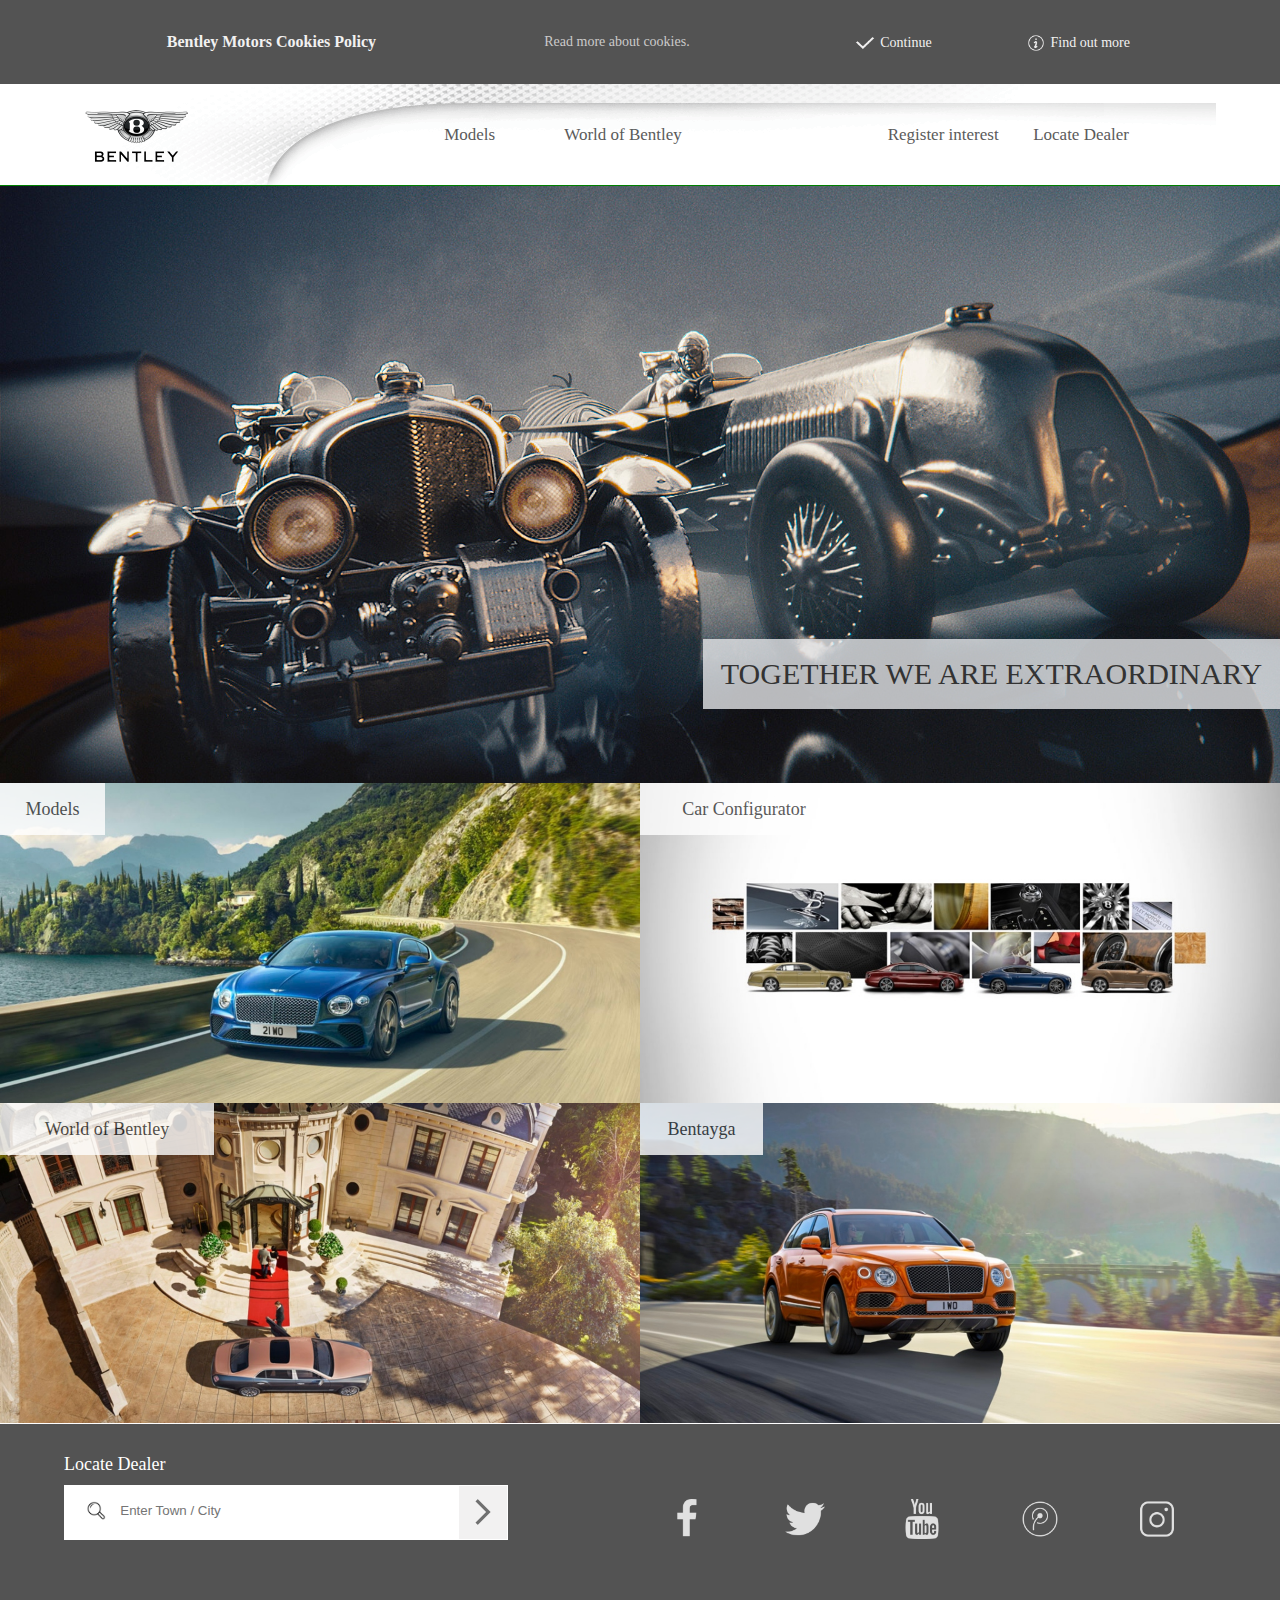
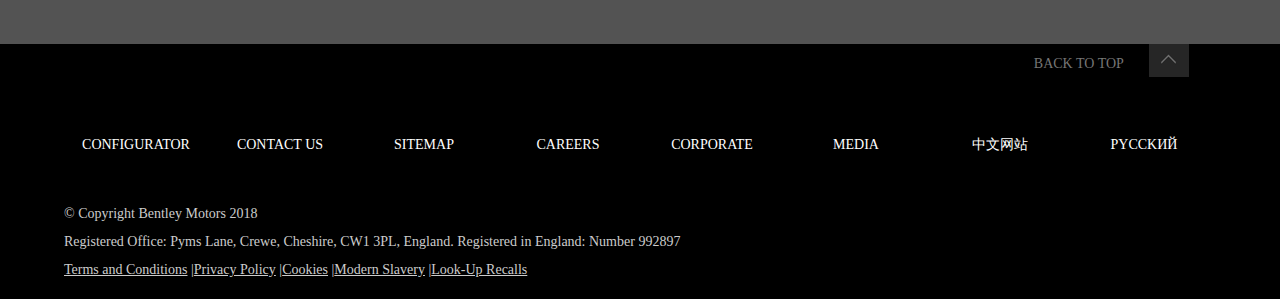
<file: BENTLEY/index.html>
<!DOCTYPE html>
<html lang="en">
<head>
	<meta charset="UTF-8">
	<title>Document</title>
	<link rel="stylesheet" href="css/index.css">
	<meta name="viewport" content="width=device-width, user-scalable=no, initial-scale=1.0, maximum-scale=1.0, minimum-scale=1.0">
</head>
<body>
	<div class="wrap">
		<!-- 头部开始 -->
		<div class="header">
			<div class="head">
				<div class="hLeft">
					<div class="left"><h5>Bentley Motors Cookies Policy </h5></div>
					<div class="right"><p>Read more about cookies.</p></div>
				</div>
				<div class="hRight">
					<ul>
						<li><a href=""><img src="images/g.png" alt=""><span>Continue</span></a></li>
						<li><a href=""><img src="images/i .png" alt=""><span>Find out more</span></a></li>
					</ul>
				</div>
			</div>	
		</div>
		<div class="header2">
			<li>Bentley Motors Cookies Policy </li>
			<li><p>Read more about cookies.</p></li>
			<li><a href=""><img src="images/g.png" alt=""><span>Continue</span></a></li>
			<li><a href=""><img src="images/i .png" alt=""><span>Find out more</span></a></li>
		</div>
		<!-- 头部结束 -->

		<!-- 主体开始 -->
		<div class="main">
			<div class="nav">
				<div class="nleft">
					<div class="nlleft"><a href=""><img src="images/2.png" alt=""></a></div>
					<div class="nlright">
						<span><a href="">Models</a></span><span><a href="">World of Bentley</a></span>
					</div>
				</div>
				<div class="nright">
					<span><a href="">Register interest</a></span><span><a href="">Locate Dealer</a></span>
				</div>
			</div>
			<div class="nav2">
				<div class="nleft">
					<div class="nlleft"><a href=""><img src="images/2.png" alt=""></a></div>
				</div>
				<div class="nright">
					<a href="javascript:void(0)"><img src="images/cd.png" alt="" id="cd1"></a>
				</div>
			</div>
			<div class="nav3">
				<div class="nleft">
					<div class="nlleft"><a href=""><img src="images/2.png" alt=""></a></div>
				</div>
				<div class="nright">
					<a href="javascript:void(0)"><img src="images/cd.png" alt="" id="cd2"></a>
				</div>
			</div>
			<div class="main1">
				<a href="">
					<img src="images/1.jpg" alt="">
					<div class="box">TOGETHER WE ARE EXTRAORDINARY</div>
					<div class="boxs1">
						<p>TOGETHER WE ARE</p>
						<p>EXTRAORDINARY</p>
					</div>
				</a>
			</div>
			<div class="main2">
				<li><a href=""><img src="images/2.jpg" alt=""><div class="lbox" style="width:105px">Models</div></a></li>
				<li><a href=""><img src="images/3.jpg" alt=""><div class="lbox" style="width:208px">Car Configurator</div></a></li>
				<li><a href=""><img src="images/4.jpg" alt=""><div class="lbox" style="width:214px">World of Bentley</div></a></li>
				<li><a href=""><img src="images/5.jpg" alt=""><div class="lbox" style="width:123px">Bentayga</div></a></li>
			</div>
			<div class="main3">
				<div class="main3s">
					<div class="m3left">
						<p>Locate Dealer</p>
						<div class="input">
							<div class="none"></div>
							<div class="inputs">
								<img src="images/sou.png" alt="">
								<input type="text" placeholder="Enter Town / City">
							</div>
						</div>
						<span class="sbox"><a href=""><img src="images/y.png" alt=""></a></span>
					</div>
					<div class="m3right">
						<li><a href=""><img src="images/f.png" alt=""></a></li>
						<li><a href=""><img src="images/t.png" alt=""></a></li>
						<li><a href=""><img src="images/yt.png" alt=""></a></li>
						<li><a href=""><img src="images/tw.png" alt=""></a></li>
						<li><a href=""><img src="images/c.png" alt=""></a></li>
					</div>
				</div>
			</div>
			<div class="none1" id="none1">
				<li class="li"><a href="">MODELS</a><span><a href=""><img src="images/y.png" alt=""></a></span></li>
				<li class="li"><a href="">WORLD OF BENTLEY</a><span><a href=""><img src="images/y.png" alt=""></a></span></li>
				<li style="background:#E6E6E6"><a href="">REGISTER INTEREST</a></li>
				<li style="background:#E6E6E6"><a href="">LOCATE DEALER</a></li>
			</div>
			
		</div>
		<!-- 主体结束 -->

		<!-- 尾部开始 -->
		<div class="footer">
			<div class="ftop">
				<a href="javascript:void(0)" id="back">
					BACK TO TOP
				</a>
			</div>
			<div class="fmain">
				<li><a href="">CONFIGURATOR</a></li>
				<li><a href="">CONTACT US</a></li>
				<li><a href="">SITEMAP</a></li>
				<li><a href="">CAREERS</a></li>
				<li><a href="">CORPORATE</a></li>
				<li><a href="">MEDIA</a></li>
				<li><a href="">中文网站</a></li>
				<li><a href="">РYCCKий</a></li>
			</div>
			<div class="p">© Copyright Bentley Motors 2018</div>
			<div class="p1">Registered Office: Pyms Lane, Crewe, Cheshire, CW1 3PL, England. Registered in England: Number 992897</div>
			<div class="p">
				<li><a href="">Terms and Conditions</a> | </li>  
				<li> <a href=""> Privacy Policy</a> |  </li> 
				<li> <a href=""> Cookies</a> |  </li> 
				<li> <a href=""> Modern Slavery</a> |  </li>
				<li> <a href=""> Look-Up Recalls</a></li>
			</div>
			<div class="p2"></div>
		</div>
		<!-- 尾部结束 -->
	</div>
	<script src="js/index.js"></script>
</body>
</html>
</file>
<file: BENTLEY/css/index.css>
* {
  margin: 0;
  padding: 0;
}
a {
  text-decoration: none;
}
li {
  list-style: none;
}
.wrap {
  width: 100%;
  height: auto;
  overflow: hidden;
}
.wrap .header {
  width: 100%;
  height: 84px;
  background: #535353;
}
.wrap .header .head {
  width: 90%;
  height: 100%;
  margin: 0 auto;
  line-height: 84px;
  text-align: center;
}
.wrap .header .head .hLeft {
  width: 60%;
  height: 100%;
  float: left;
}
.wrap .header .head .hLeft .left {
  width: 60%;
  height: 100%;
  float: left;
}
.wrap .header .head .hLeft .left h5 {
  color: #f2f1f1;
  font-size: 16px;
}
.wrap .header .head .hLeft .right {
  width: 40%;
  height: 100%;
  float: right;
}
.wrap .header .head .hLeft .right p {
  color: #cbcaca;
  font-size: 14px;
}
.wrap .header .head .hRight {
  width: 40%;
  height: 100%;
  float: right;
}
.wrap .header .head .hRight ul {
  width: 80%;
  height: 100%;
  margin: 0 auto;
}
.wrap .header .head .hRight ul li {
  width: 50%;
  height: 100%;
}
.wrap .header .head .hRight ul li:nth-child(1) {
  float: left;
}
.wrap .header .head .hRight ul li:nth-child(2) {
  float: right;
}
.wrap .header .head .hRight ul li a img {
  width: 20px;
  height: 20px;
  vertical-align: middle;
}
.wrap .header .head .hRight ul li a span {
  font-size: 14px;
  color: #f2f1f1;
  margin-left: 5px;
}
.wrap .header2 {
  width: 100%;
  height: 210px;
  background: #535353;
  display: none;
}
.wrap .header2 li {
  width: 90%;
  height: 25%;
  margin: 0 auto;
  line-height: 52.5px;
  color: #f2f1f1;
  font-size: 16px;
  font-weight: 800;
}
.wrap .header2 li a img {
  width: 20px;
  height: 20px;
  vertical-align: middle;
}
.wrap .header2 li a span {
  font-size: 14px;
  color: #f2f1f1;
  margin-left: 5px;
}
.wrap .header2 li p {
  color: #cbcaca;
  font-size: 14px;
}
.wrap .main {
  width: 100%;
  height: auto;
  position: relative;
}
.wrap .main .nav {
  background: url(../images/1.png);
  width: 90%;
  height: 101px;
  margin: 0 auto;
  line-height: 101px;
}
.wrap .main .nav .nleft {
  float: left;
  width: 60%;
  height: 100%;
}
.wrap .main .nav .nleft .nlleft {
  float: left;
  width: 50%;
  height: 100%;
}
.wrap .main .nav .nleft .nlleft a img {
  width: 146px;
  height: 85px;
  vertical-align: middle;
}
.wrap .main .nav .nleft .nlright {
  float: right;
  width: 50%;
  height: 100%;
}
.wrap .main .nav .nleft .nlright span {
  margin: 0 10%;
}
.wrap .main .nav .nleft .nlright span a {
  font-size: 17px;
  color: #5b5b5b;
}
.wrap .main .nav .nright {
  width: 30%;
  height: 100%;
  float: right;
}
.wrap .main .nav .nright span {
  margin: 0 5%;
}
.wrap .main .nav .nright span a {
  font-size: 17px;
  color: #5b5b5b;
}
.wrap .main .nav2 {
  width: 90%;
  height: 101px;
  margin: 0 auto;
  background: url(../images/1.png);
  display: none;
}
.wrap .main .nav2 .nleft {
  float: left;
  width: 60%;
  height: 100%;
}
.wrap .main .nav2 .nleft .nlleft {
  float: left;
  width: 50%;
  height: 100%;
}
.wrap .main .nav2 .nleft .nlleft a img {
  width: 146px;
  height: 85px;
  vertical-align: middle;
}
.wrap .main .nav2 .nright {
  width: 5%;
  height: 100%;
  float: right;
  line-height: 101px;
}
.wrap .main .nav3 {
  width: 100%;
  height: 86px;
  margin: 0 auto;
  background: url(../images/ss.png);
  display: none;
}
.wrap .main .nav3 .nleft {
  float: left;
  width: 60%;
  height: 100%;
}
.wrap .main .nav3 .nleft .nlleft {
  float: left;
  width: 50%;
  height: 100%;
}
.wrap .main .nav3 .nleft .nlleft a img {
  width: 146px;
  height: 85px;
  vertical-align: middle;
}
.wrap .main .nav3 .nright {
  width: 15%;
  height: 100%;
  float: right;
  line-height: 101px;
  text-align: center;
  border-left: 2px solid #B5B4B8;
}
.wrap .main .main1 {
  width: 1423px;
  height: 597px;
  border-top: 1px solid green;
}
.wrap .main .main1 a img {
  width: 1423px;
  height: 597px;
}
.wrap .main .main1 a .box {
  width: 577px;
  height: 70px;
  background: rgba(227, 229, 231, 0.8);
  position: absolute;
  top: 555px;
  right: 0px;
  line-height: 70px;
  text-align: center;
  font-size: 30px;
  color: #333;
}
.wrap .main .main1 a .boxs1 {
  width: 70%;
  height: 100px;
  background: rgba(227, 229, 231, 0.8);
  position: absolute;
  top: 555px;
  right: 0px;
  line-height: 70px;
  text-align: center;
  font-size: 30px;
  color: #333;
  display: none;
}
.wrap .main .main1 a .boxs1 p {
  height: 40%;
  text-align: left;
  margin-left: 10px;
}
.wrap .main .main2 {
  width: 100%;
  height: auto;
}
.wrap .main .main2:after {
  content: "";
  clear: both;
  display: block;
}
.wrap .main .main2 li {
  width: 50%;
  height: auto;
  position: relative;
  float: left;
}
.wrap .main .main2 li:hover > a > .lbox {
  opacity: 1;
}
.wrap .main .main2 li a img {
  width: 100%;
  height: auto;
  display: block;
}
.wrap .main .main2 li a .lbox {
  height: 52px;
  position: absolute;
  background: white;
  z-index: 1;
  top: 0px;
  line-height: 52px;
  text-align: center;
  font-size: 18px;
  color: #333;
  opacity: 0.8;
}
.wrap .main .main3 {
  width: 100%;
  height: auto;
  background: #535353;
  border-top: 1px solid white;
}
.wrap .main .main3:after {
  content: "";
  clear: both;
  display: block;
}
.wrap .main .main3 .main3s {
  width: 90%;
  height: 100%;
  margin: 0 auto;
}
.wrap .main .main3 .main3s .m3left {
  width: 38.5%;
  height: 100%;
  float: left;
  overflow: hidden;
}
.wrap .main .main3 .main3s .m3left:after {
  content: "";
  clear: both;
  display: block;
}
.wrap .main .main3 .main3s .m3left p {
  font-size: 18px;
  color: #fff;
  width: 184px;
  text-align: left;
  padding-top: 30px;
}
.wrap .main .main3 .main3s .m3left .input {
  width: 445px;
  height: 55px;
  background: white;
  margin-top: 10px;
}
.wrap .main .main3 .main3s .m3left .input .none {
  height: 15px;
  width: 100%;
}
.wrap .main .main3 .main3s .m3left .input .inputs {
  width: 90%;
  height: 20px;
  margin: 0px auto;
}
.wrap .main .main3 .main3s .m3left .input .inputs img {
  width: 20px;
  height: 20px;
  vertical-align: middle;
}
.wrap .main .main3 .main3s .m3left .input .inputs input {
  width: 91%;
  height: 100%;
  border: none;
  outline: none;
  margin-left: 10px;
}
.wrap .main .main3 .main3s .m3left .sbox {
  z-index: 10;
  position: relative;
  width: 48px;
  height: 53px;
  display: block;
  background: #F2F1F1;
  border: 1px solid white;
  float: right;
  margin-top: -55px;
}
.wrap .main .main3 .main3s .m3left .sbox:after {
  content: "";
  clear: both;
  display: block;
}
.wrap .main .main3 .main3s .m3left .sbox a {
  display: block;
  width: 100%;
  height: 100%;
  text-align: center;
  line-height: 73px;
}
.wrap .main .main3 .main3s .m3right {
  width: 51%;
  height: 100%;
  float: right;
}
.wrap .main .main3 .main3s .m3right:after {
  content: "";
  clear: both;
  display: block;
}
.wrap .main .main3 .main3s .m3right li {
  width: 20%;
  height: 100%;
  float: left;
  text-align: center;
  line-height: 220px;
}
.wrap .main .main3 .main3s .m3right li:after {
  content: "";
  clear: both;
  display: block;
}
.wrap .main .main3 .main3s .m3right li a img {
  width: 40px;
  height: 40px;
}
.wrap .main .none1 {
  width: 320px;
  height: 200px;
  background: white;
  position: absolute;
  top: 102px;
  left: 0px;
  display: none;
}
.wrap .main .none1 li {
  width: 100%;
  height: 25%;
  text-align: left;
  line-height: 50px;
}
.wrap .main .none1 li a {
  margin-left: 30px;
  color: #333;
  font-size: 16px;
  width: 1005;
  height: 100%;
  display: block;
}
.wrap .main .none1 li:nth-child(1) a {
  width: 238px;
  height: 100%;
  display: block;
  float: left;
}
.wrap .main .none1 li:nth-child(2) a {
  width: 238px;
  height: 100%;
  display: block;
  float: left;
}
.wrap .main .none1 li span {
  width: 50px;
  height: 50px;
  border-left: 1px solid #f0f0ef;
  display: block;
  float: right;
}
.wrap .main .none1 li span a {
  width: 100%;
  height: 100%;
  display: block;
}
.wrap .main .none1 li span a img {
  width: 16px;
  height: 16px;
  margin-left: -10px;
}
.wrap .main .none1 li:nth-child(2):hover {
  background: #7F988F;
}
.wrap .main .none1 li:nth-child(1):hover {
  background: #7F988F;
}
.wrap .main .none1 li:hover {
  text-decoration: underline;
}
.wrap .footer {
  width: 100%;
  height: auto;
  background: black;
}
.wrap .footer .ftop {
  width: 90%;
  height: 40px;
  margin: 0 auto;
}
.wrap .footer .ftop a {
  width: 92%;
  height: 100%;
  display: block;
  padding-right: 65px;
  background: url(../images/chen.png) no-repeat top right transparent;
  -webkit-tap-highlight-color: transparent;
  font-size: 14px;
  color: #767676;
  text-transform: uppercase;
  text-align: right;
  line-height: 40px;
}
.wrap .footer .fmain {
  width: 90%;
  height: 81px;
  margin: 20px auto;
}
.wrap .footer .fmain li {
  width: 12.5%;
  height: 100%;
  float: left;
  text-align: center;
}
.wrap .footer .fmain li a {
  -webkit-tap-highlight-color: transparent;
  text-transform: uppercase;
  color: #fff;
  font-size: 14px;
  line-height: 81px;
}
.wrap .footer .p {
  width: 90%;
  height: 18px;
  margin: 0 auto;
  line-height: 18px;
  color: #ccc;
  font-size: 14px;
  text-align: left;
}
.wrap .footer .p li {
  float: left;
}
.wrap .footer .p li a {
  color: #ccc;
  text-decoration: underline;
  -webkit-tap-highlight-color: transparent;
  font-size: 14px;
  text-align: left;
  line-height: 18px;
}
.wrap .footer .p li a:hover {
  text-decoration: none;
}
.wrap .footer .p1 {
  width: 90%;
  height: 18px;
  margin: 10px auto;
  line-height: 18px;
  color: #ccc;
  font-size: 14px;
  text-align: left;
}
.wrap .footer .p2 {
  width: 100%;
  height: 20px;
}
@media screen and (min-width: 0px) and (max-width: 1023px) {
  .wrap .header {
    display: none;
  }
  .wrap .header2 {
    display: block;
  }
}
@media screen and (min-width: 504px) and (max-width: 900px) {
  .wrap .main .nav {
    display: none;
  }
  .wrap .main .nav2 {
    display: block;
  }
  .wrap .main .main1 {
    width: 100%;
    overflow: hidden;
    height: auto;
  }
  .wrap .main .main1 a img {
    width: 1423px;
    height: auto;
  }
}
@media screen and (min-width: 700px) and (max-width: 959px) {
  .wrap .main .nav {
    display: none;
  }
  .wrap .main .nav2 {
    display: block;
  }
}
@media screen and (min-width: 500px) and (max-width: 700px) {
  .wrap .main .nav {
    display: none;
  }
  .wrap .main .nav2 {
    display: none;
  }
  .wrap .main .nav3 {
    display: block;
  }
  .wrap .main .main1 a .box {
    display: none;
  }
  .wrap .main .main1 a .boxs1 {
    display: none;
  }
  .wrap .main .main1 {
    height: auto;
  }
  .wrap .main .main1 a img {
    width: 100%;
    height: auto;
  }
  .wrap .main .main2 li {
    width: 100%;
  }
  .wrap .main .main3 .main3s .m3left {
    width: 100%;
  }
  .wrap .main .main3 .main3s .m3right {
    width: 100%;
  }
  .wrap .main .none1 {
    width: 100%;
    top: 87px;
  }
  .wrap .main .main3 .main3s .m3left .sbox {
    float: none;
  }
}
@media screen and (min-width: 700px) and (max-width: 785px) {
  .wrap .main .main1 a .box {
    display: none;
  }
  .wrap .main .main1 a .boxs1 {
    display: block;
  }
}
@media screen and (min-width: 500px) and (max-width: 980px) {
  .wrap .footer .fmain {
    height: 80px;
  }
  .wrap .footer .fmain li {
    height: 50%;
    width: 20%;
  }
  .wrap .footer .p {
    height: 36px;
  }
  .wrap .footer .p1 {
    height: 36px;
    margin-top: 10px;
  }
}
</file>
